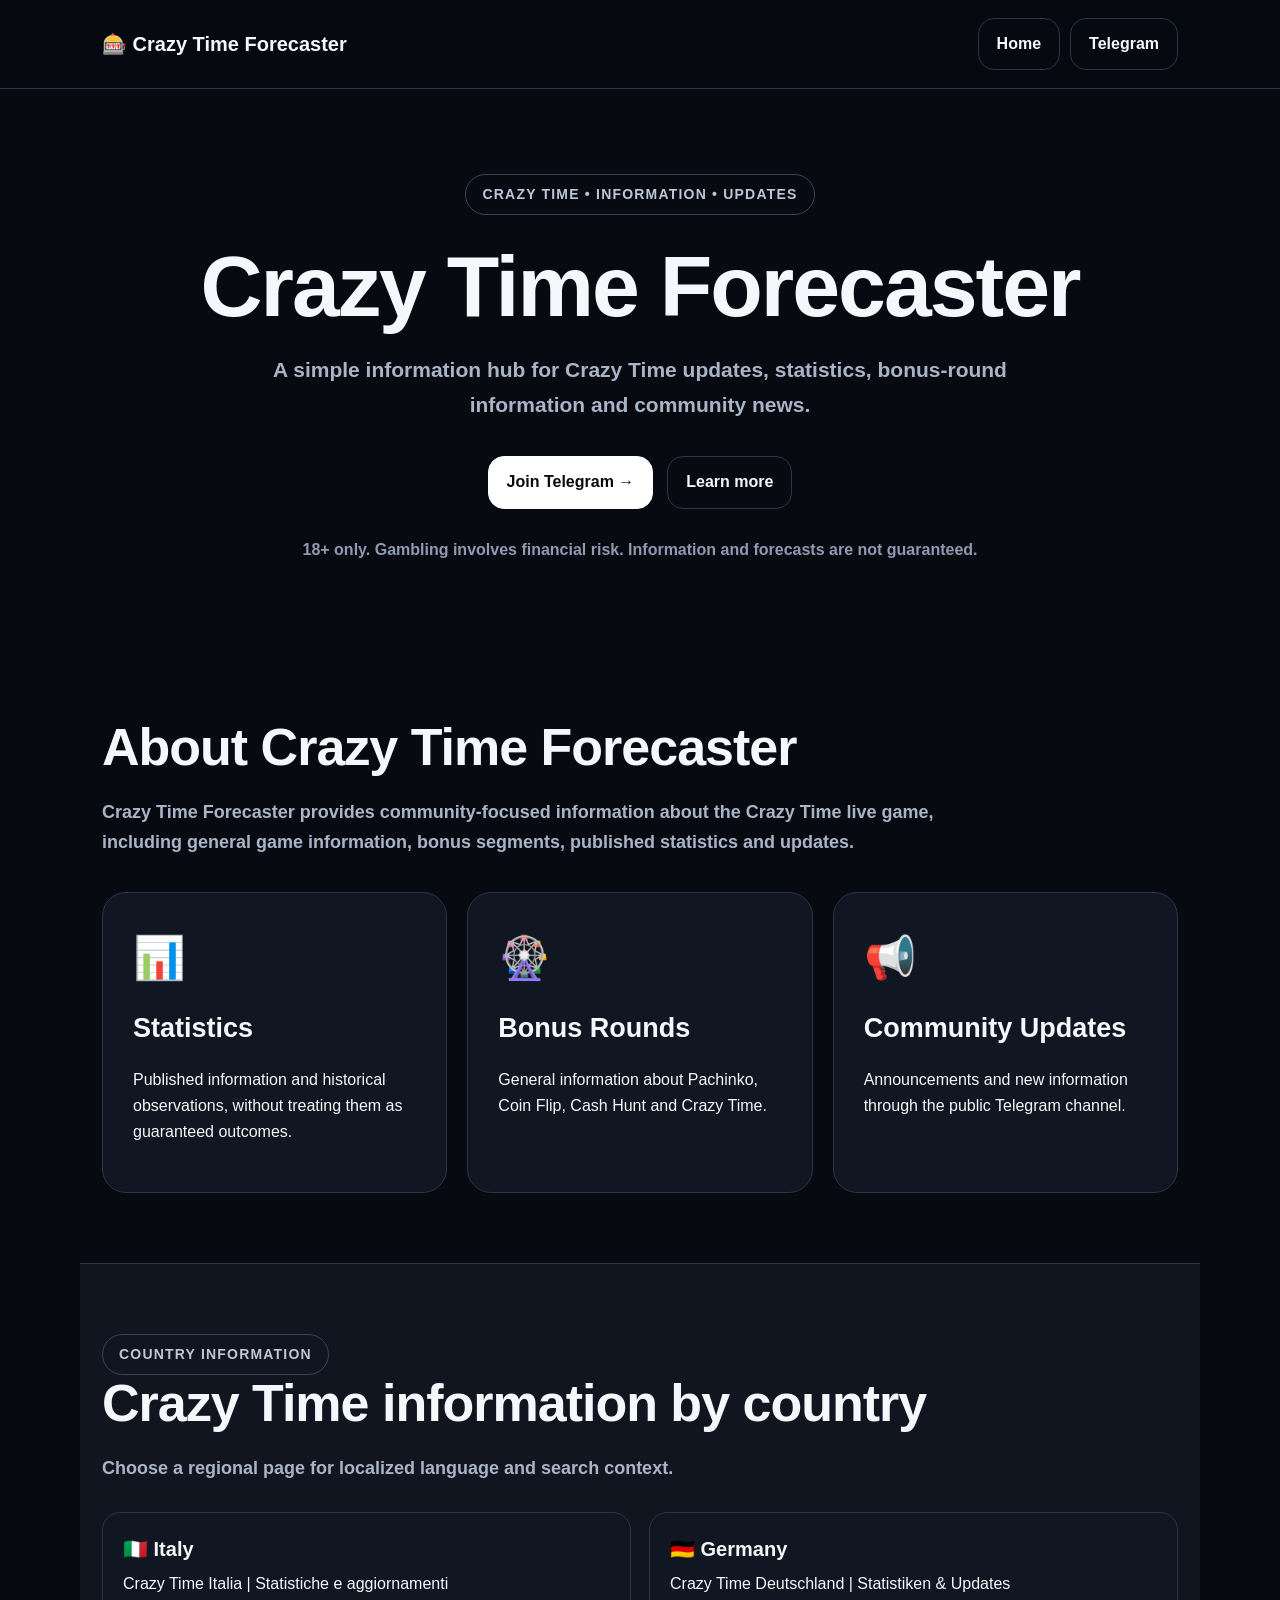
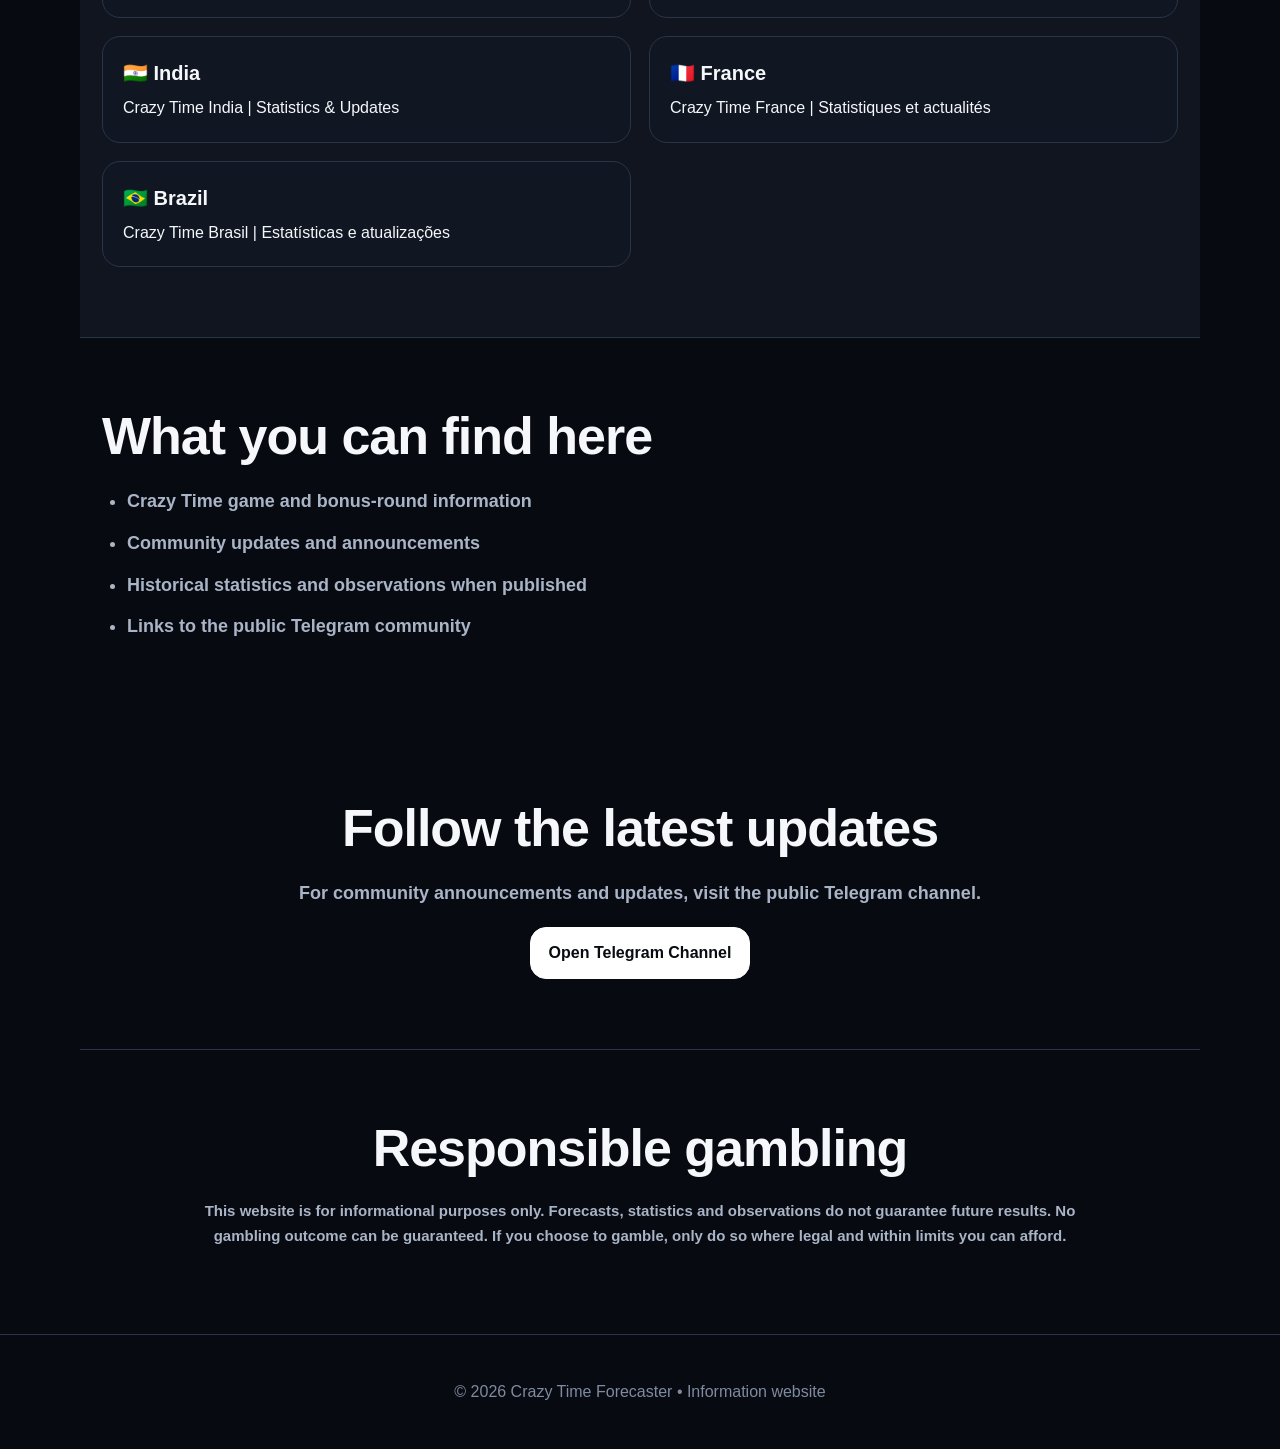
<file: index.html>
<!doctype html>
<html lang="en">

<head>
<meta charset="utf-8">

<meta name="google-site-verification" content="KJQ2QtnuzdXZGrhfqDhmECINuiYaluopprsl_VubOqc" />

<meta name="viewport" content="width=device-width,initial-scale=1">

<title>Crazy Time Forecaster | Statistics, Bonus Information & Updates</title>

<meta name="description" content="Crazy Time Forecaster provides general Crazy Time information, published statistics, bonus-round information and community updates for Italy, Germany, India, France and Brazil.">

<meta name="robots" content="index,follow">
<meta name="theme-color" content="#070a10">

<link rel="canonical" href="https://crazytimehack.github.io/">

<link rel="alternate" hreflang="it-IT" href="https://crazytimehack.github.io/italy/">
<link rel="alternate" hreflang="de-DE" href="https://crazytimehack.github.io/germany/">
<link rel="alternate" hreflang="en-IN" href="https://crazytimehack.github.io/india/">
<link rel="alternate" hreflang="fr-FR" href="https://crazytimehack.github.io/france/">
<link rel="alternate" hreflang="pt-BR" href="https://crazytimehack.github.io/brazil/">
<link rel="alternate" hreflang="x-default" href="https://crazytimehack.github.io/">

<meta property="og:title" content="Crazy Time Forecaster | Statistics, Bonus Information & Updates">
<meta property="og:description" content="Crazy Time Forecaster provides general Crazy Time information, published statistics, bonus-round information and community updates for Italy, Germany, India, France and Brazil.">
<meta property="og:type" content="website">
<meta property="og:url" content="https://crazytimehack.github.io/">

<link rel="stylesheet" href="/style.css">
</head>

<body>

<header class="top">
<nav class="nav"><div class="brand">🎰 Crazy Time Forecaster</div>

<div class="navlinks">

<a class="nav-btn" href="/">Home</a>

<a class="nav-btn" href="https://t.me/CrazyTimeForecaster" target="_blank" rel="noopener">
Telegram
</a>

</div>
</nav>
</header>

<main>

<section class="hero">

<div class="badge">CRAZY TIME • INFORMATION • UPDATES</div>

<h1>Crazy Time Forecaster</h1>

<p class="lead">
A simple information hub for Crazy Time updates, statistics, bonus-round information and community news.
</p>

<div class="actions">

<a class="btn primary"
href="https://t.me/CrazyTimeForecaster"
target="_blank"
rel="noopener">
Join Telegram →
</a>

<a class="btn secondary" href="#about">
Learn more
</a>

</div>

<p class="note">
18+ only. Gambling involves financial risk. Information and forecasts are not guaranteed.
</p>

</section>


<section id="about" class="section">

<h2>About Crazy Time Forecaster</h2>

<p>
Crazy Time Forecaster provides community-focused information about the Crazy Time live game, including general game information, bonus segments, published statistics and updates.
</p>

<div class="cards">

<article class="card">

<div class="icon">📊</div>

<h3>Statistics</h3>

<p>
Published information and historical observations, without treating them as guaranteed outcomes.
</p>

</article>


<article class="card">

<div class="icon">🎡</div>

<h3>Bonus Rounds</h3>

<p>
General information about Pachinko, Coin Flip, Cash Hunt and Crazy Time.
</p>

</article>


<article class="card">

<div class="icon">📢</div>

<h3>Community Updates</h3>

<p>
Announcements and new information through the public Telegram channel.
</p>

</article>

</div>

</section>


<section class="country">

<div class="country-inner">

<div class="badge">COUNTRY INFORMATION</div>

<h2>Crazy Time information by country</h2>

<p>
Choose a regional page for localized language and search context.
</p>

<div class="country-grid">

<a class="country-link" href="/italy/">

<strong>🇮🇹 Italy</strong>

<span>
Crazy Time Italia | Statistiche e aggiornamenti
</span>

</a>


<a class="country-link" href="/germany/">

<strong>🇩🇪 Germany</strong>

<span>
Crazy Time Deutschland | Statistiken &amp; Updates
</span>

</a>


<a class="country-link" href="/india/">

<strong>🇮🇳 India</strong>

<span>
Crazy Time India | Statistics &amp; Updates
</span>

</a>


<a class="country-link" href="/france/">

<strong>🇫🇷 France</strong>

<span>
Crazy Time France | Statistiques et actualités
</span>

</a>


<a class="country-link" href="/brazil/">

<strong>🇧🇷 Brazil</strong>

<span>
Crazy Time Brasil | Estatísticas e atualizações
</span>

</a>

</div>

</div>

</section>


<section class="section">

<h2>What you can find here</h2>

<ul class="clean">

<li>Crazy Time game and bonus-round information</li>

<li>Community updates and announcements</li>

<li>Historical statistics and observations when published</li>

<li>Links to the public Telegram community</li>

</ul>

</section>


<section class="cta">

<h2>Follow the latest updates</h2>

<p>
For community announcements and updates, visit the public Telegram channel.
</p>

<a class="btn primary"
href="https://t.me/CrazyTimeForecaster"
target="_blank"
rel="noopener">

Open Telegram Channel

</a>

</section>


<section class="disclaimer">

<h2>Responsible gambling</h2>

<p>
This website is for informational purposes only. Forecasts, statistics and observations do not guarantee future results. No gambling outcome can be guaranteed. If you choose to gamble, only do so where legal and within limits you can afford.
</p>

</section>

</main>


<footer>

<p>
© 2026 Crazy Time Forecaster • Information website
</p>

</footer>

</body>
</html>
</file>
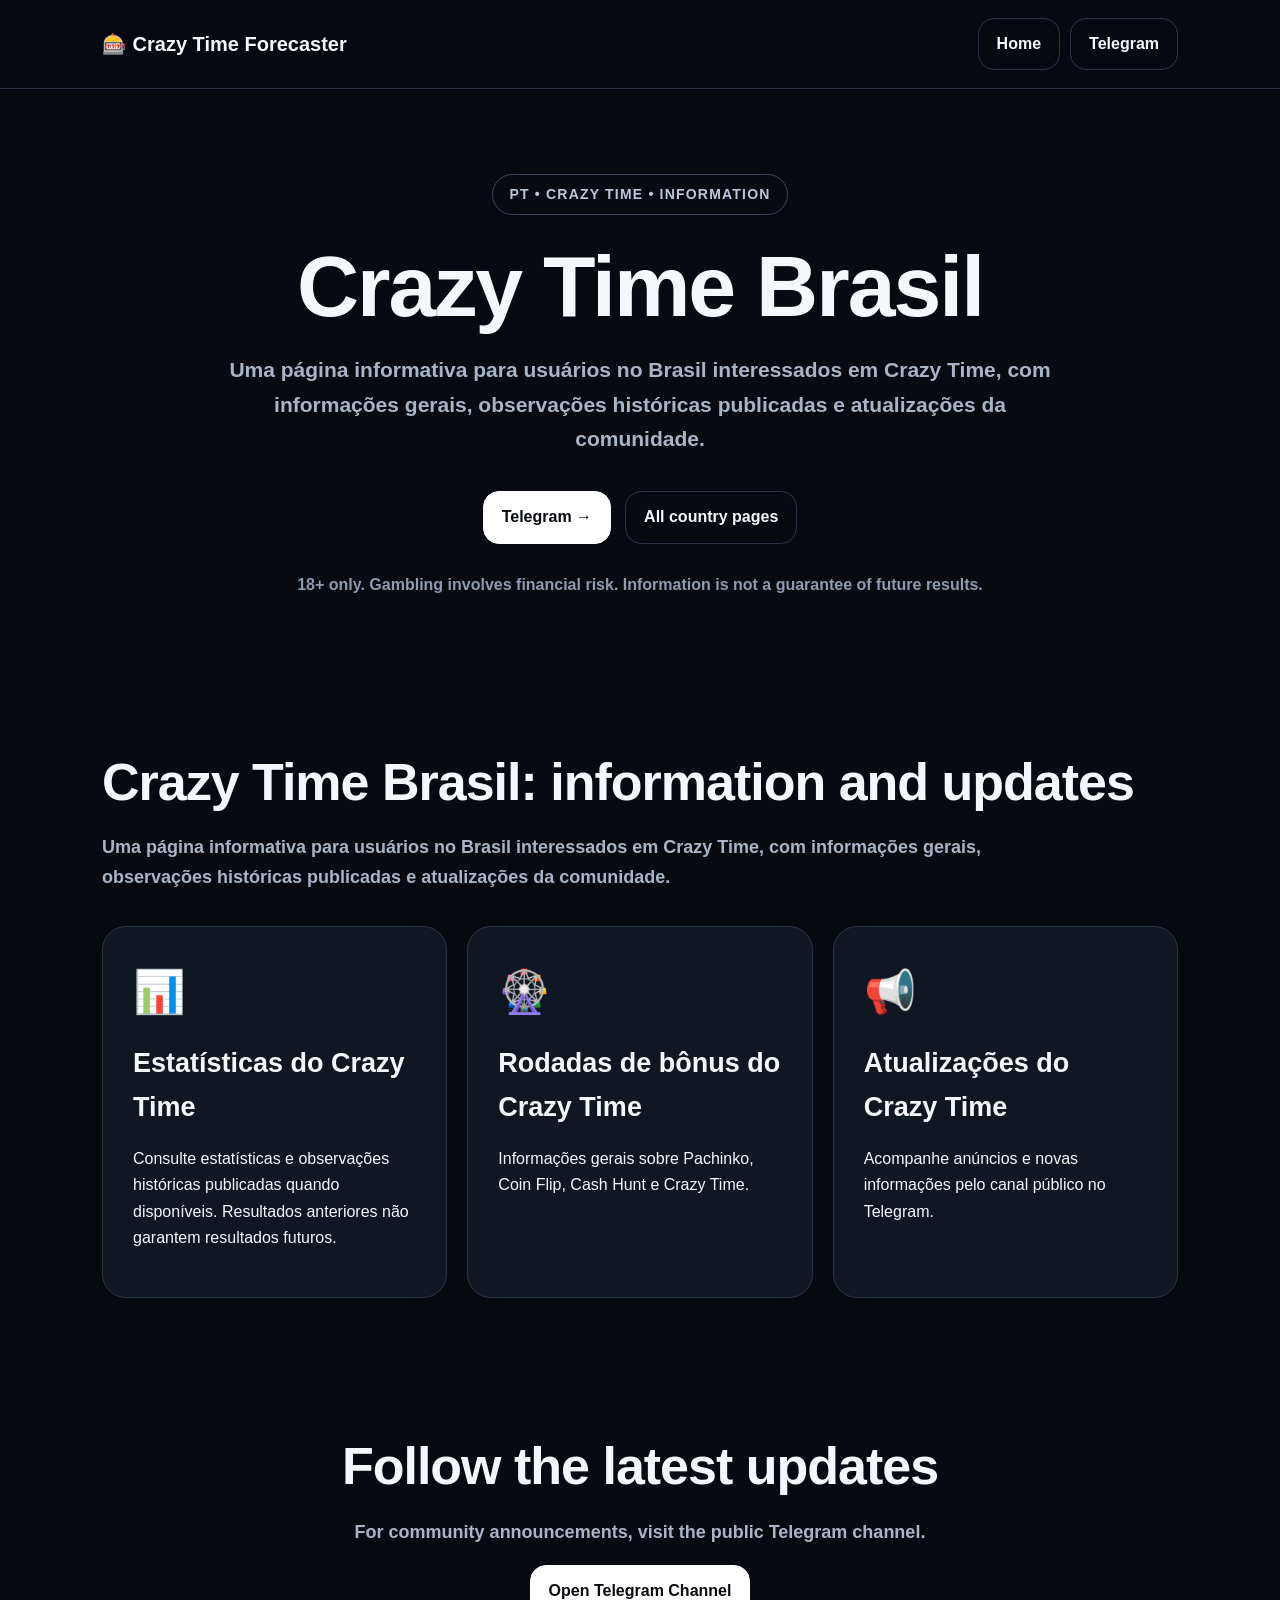
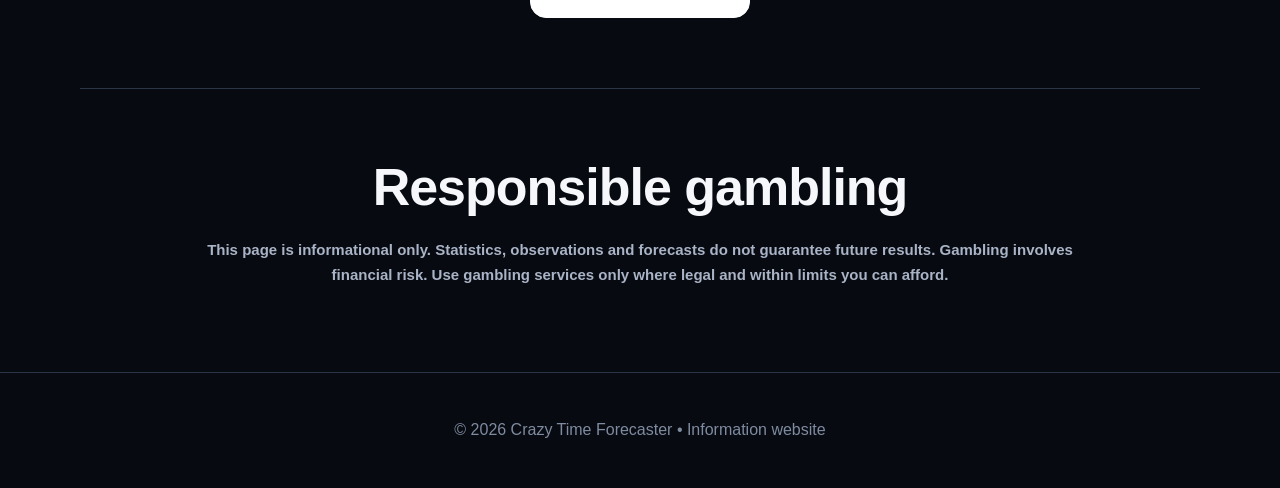
<file: brazil/index.html>
<!doctype html><html lang="pt-BR"><head><meta charset="utf-8"><meta name="viewport" content="width=device-width,initial-scale=1"><title>Crazy Time Brasil | Estatísticas e atualizações</title><meta name="description" content="Informações sobre Crazy Time no Brasil: estatísticas publicadas, rodadas de bônus e atualizações da comunidade."><meta name="robots" content="index,follow"><meta name="theme-color" content="#070a10"><link rel="canonical" href="https://crazytimehack.github.io/brazil/"><link rel="alternate" hreflang="it-IT" href="https://crazytimehack.github.io/italy/">
<link rel="alternate" hreflang="de-DE" href="https://crazytimehack.github.io/germany/">
<link rel="alternate" hreflang="en-IN" href="https://crazytimehack.github.io/india/">
<link rel="alternate" hreflang="fr-FR" href="https://crazytimehack.github.io/france/">
<link rel="alternate" hreflang="pt-BR" href="https://crazytimehack.github.io/brazil/">
<link rel="alternate" hreflang="x-default" href="https://crazytimehack.github.io/"><meta property="og:title" content="Crazy Time Brasil | Estatísticas e atualizações"><meta property="og:description" content="Informações sobre Crazy Time no Brasil: estatísticas publicadas, rodadas de bônus e atualizações da comunidade."><meta property="og:type" content="website"><meta property="og:url" content="https://crazytimehack.github.io/brazil/"><link rel="stylesheet" href="/style.css"></head><header class="top"><nav class="nav"><div class="brand">🎰 Crazy Time Forecaster</div><div class="navlinks"><a class="nav-btn" href="/">Home</a><a class="nav-btn" href="https://t.me/CrazyTimeForecaster" target="_blank" rel="noopener">Telegram</a></div></nav></header><main><section class="hero"><div class="badge">PT • CRAZY TIME • INFORMATION</div><h1>Crazy Time Brasil</h1><p class="lead">Uma página informativa para usuários no Brasil interessados em Crazy Time, com informações gerais, observações históricas publicadas e atualizações da comunidade.</p><div class="actions"><a class="btn primary" href="https://t.me/CrazyTimeForecaster" target="_blank" rel="noopener">Telegram →</a><a class="btn secondary" href="/">All country pages</a></div><p class="note">18+ only. Gambling involves financial risk. Information is not a guarantee of future results.</p></section><section class="section"><h2>Crazy Time Brasil: information and updates</h2><p>Uma página informativa para usuários no Brasil interessados em Crazy Time, com informações gerais, observações históricas publicadas e atualizações da comunidade.</p><div class="cards"><article class="card"><div class="icon">📊</div><h3>Estatísticas do Crazy Time</h3><p>Consulte estatísticas e observações históricas publicadas quando disponíveis. Resultados anteriores não garantem resultados futuros.</p></article><article class="card"><div class="icon">🎡</div><h3>Rodadas de bônus do Crazy Time</h3><p>Informações gerais sobre Pachinko, Coin Flip, Cash Hunt e Crazy Time.</p></article><article class="card"><div class="icon">📢</div><h3>Atualizações do Crazy Time</h3><p>Acompanhe anúncios e novas informações pelo canal público no Telegram.</p></article></div></section><section class="cta"><h2>Follow the latest updates</h2><p>For community announcements, visit the public Telegram channel.</p><a class="btn primary" href="https://t.me/CrazyTimeForecaster" target="_blank" rel="noopener">Open Telegram Channel</a></section><section class="disclaimer"><h2>Responsible gambling</h2><p>This page is informational only. Statistics, observations and forecasts do not guarantee future results. Gambling involves financial risk. Use gambling services only where legal and within limits you can afford.</p></section></main><footer><p>© 2026 Crazy Time Forecaster • Information website</p></footer></body></html>
</file>
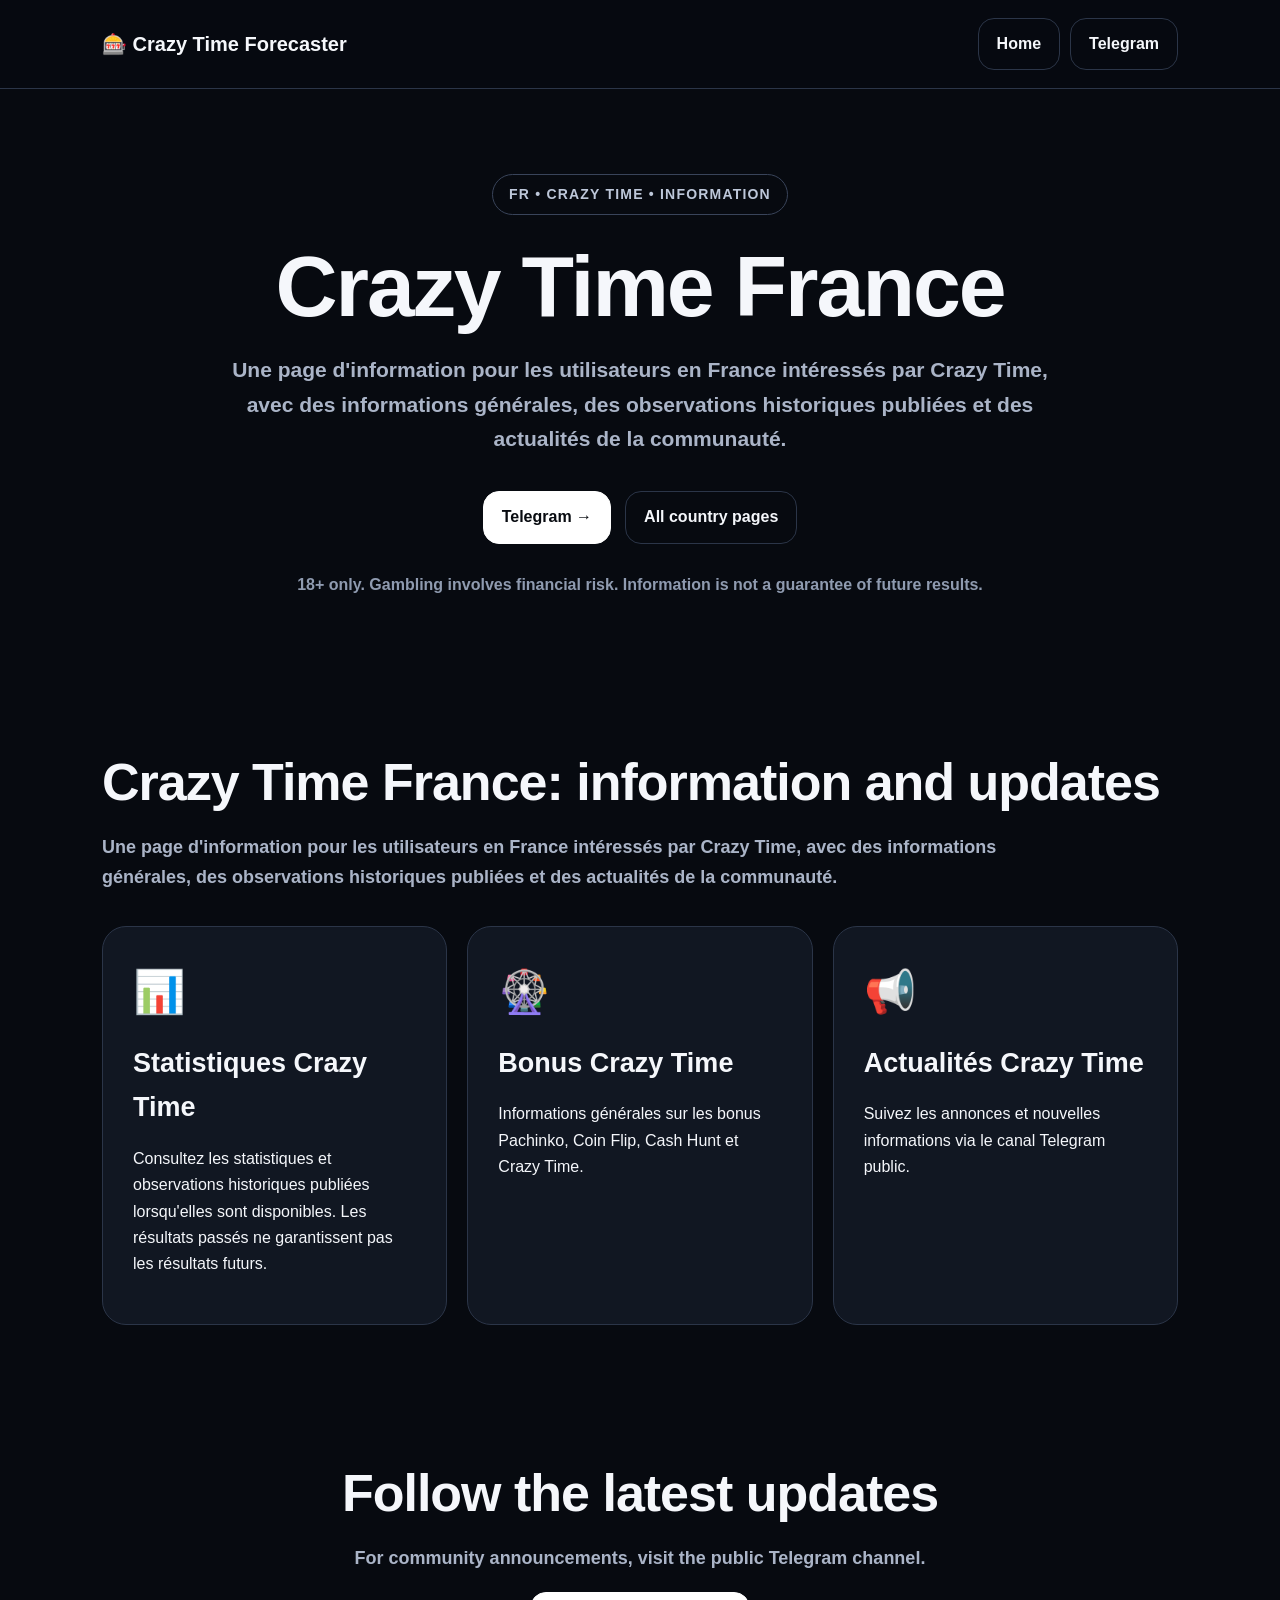
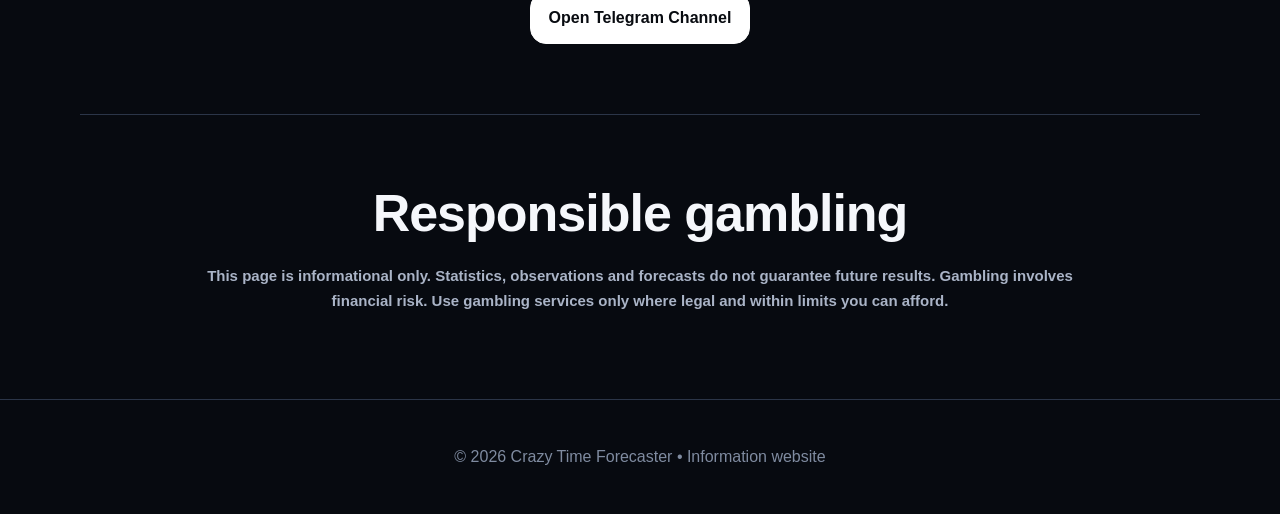
<file: france/index.html>
<!doctype html><html lang="fr-FR"><head><meta charset="utf-8"><meta name="viewport" content="width=device-width,initial-scale=1"><title>Crazy Time France | Statistiques et actualités</title><meta name="description" content="Informations sur Crazy Time en France : statistiques publiées, bonus et actualités de la communauté."><meta name="robots" content="index,follow"><meta name="theme-color" content="#070a10"><link rel="canonical" href="https://crazytimehack.github.io/france/"><link rel="alternate" hreflang="it-IT" href="https://crazytimehack.github.io/italy/">
<link rel="alternate" hreflang="de-DE" href="https://crazytimehack.github.io/germany/">
<link rel="alternate" hreflang="en-IN" href="https://crazytimehack.github.io/india/">
<link rel="alternate" hreflang="fr-FR" href="https://crazytimehack.github.io/france/">
<link rel="alternate" hreflang="pt-BR" href="https://crazytimehack.github.io/brazil/">
<link rel="alternate" hreflang="x-default" href="https://crazytimehack.github.io/"><meta property="og:title" content="Crazy Time France | Statistiques et actualités"><meta property="og:description" content="Informations sur Crazy Time en France : statistiques publiées, bonus et actualités de la communauté."><meta property="og:type" content="website"><meta property="og:url" content="https://crazytimehack.github.io/france/"><link rel="stylesheet" href="/style.css"></head><header class="top"><nav class="nav"><div class="brand">🎰 Crazy Time Forecaster</div><div class="navlinks"><a class="nav-btn" href="/">Home</a><a class="nav-btn" href="https://t.me/CrazyTimeForecaster" target="_blank" rel="noopener">Telegram</a></div></nav></header><main><section class="hero"><div class="badge">FR • CRAZY TIME • INFORMATION</div><h1>Crazy Time France</h1><p class="lead">Une page d'information pour les utilisateurs en France intéressés par Crazy Time, avec des informations générales, des observations historiques publiées et des actualités de la communauté.</p><div class="actions"><a class="btn primary" href="https://t.me/CrazyTimeForecaster" target="_blank" rel="noopener">Telegram →</a><a class="btn secondary" href="/">All country pages</a></div><p class="note">18+ only. Gambling involves financial risk. Information is not a guarantee of future results.</p></section><section class="section"><h2>Crazy Time France: information and updates</h2><p>Une page d'information pour les utilisateurs en France intéressés par Crazy Time, avec des informations générales, des observations historiques publiées et des actualités de la communauté.</p><div class="cards"><article class="card"><div class="icon">📊</div><h3>Statistiques Crazy Time</h3><p>Consultez les statistiques et observations historiques publiées lorsqu'elles sont disponibles. Les résultats passés ne garantissent pas les résultats futurs.</p></article><article class="card"><div class="icon">🎡</div><h3>Bonus Crazy Time</h3><p>Informations générales sur les bonus Pachinko, Coin Flip, Cash Hunt et Crazy Time.</p></article><article class="card"><div class="icon">📢</div><h3>Actualités Crazy Time</h3><p>Suivez les annonces et nouvelles informations via le canal Telegram public.</p></article></div></section><section class="cta"><h2>Follow the latest updates</h2><p>For community announcements, visit the public Telegram channel.</p><a class="btn primary" href="https://t.me/CrazyTimeForecaster" target="_blank" rel="noopener">Open Telegram Channel</a></section><section class="disclaimer"><h2>Responsible gambling</h2><p>This page is informational only. Statistics, observations and forecasts do not guarantee future results. Gambling involves financial risk. Use gambling services only where legal and within limits you can afford.</p></section></main><footer><p>© 2026 Crazy Time Forecaster • Information website</p></footer></body></html>
</file>
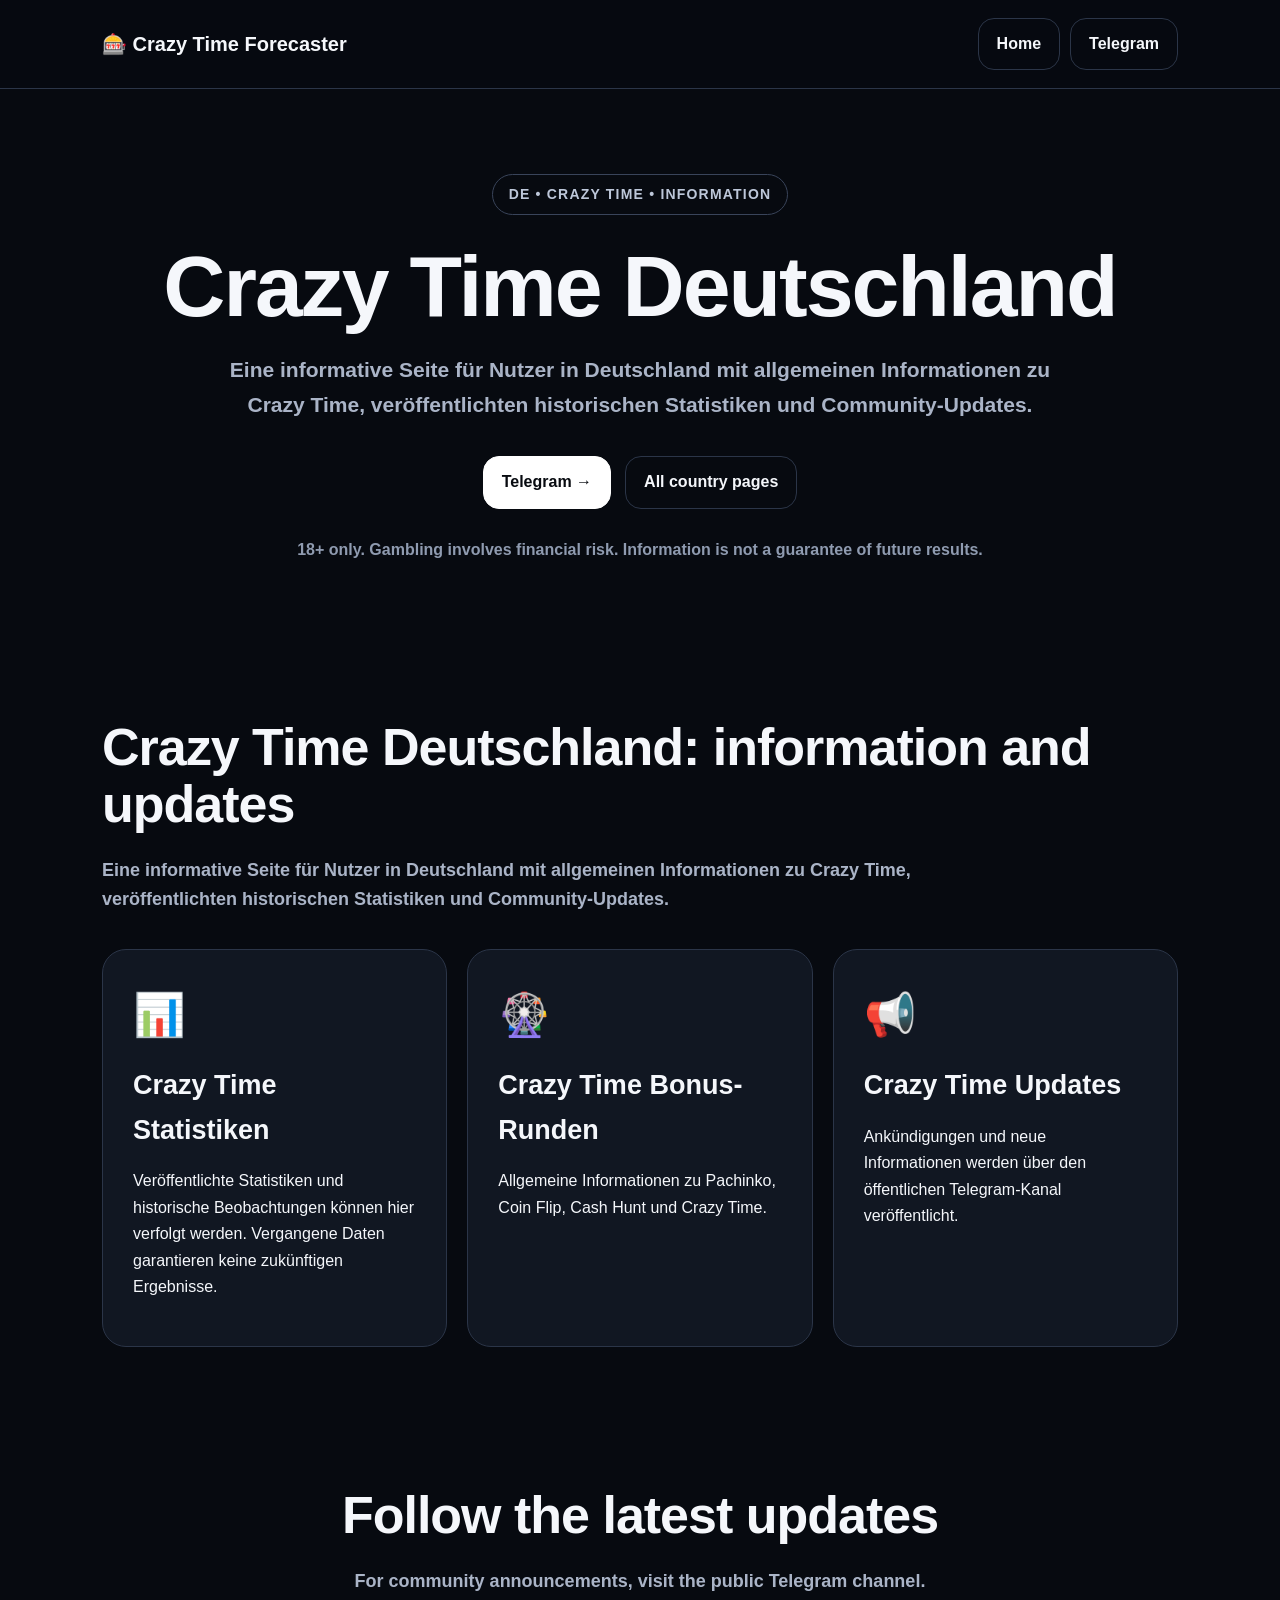
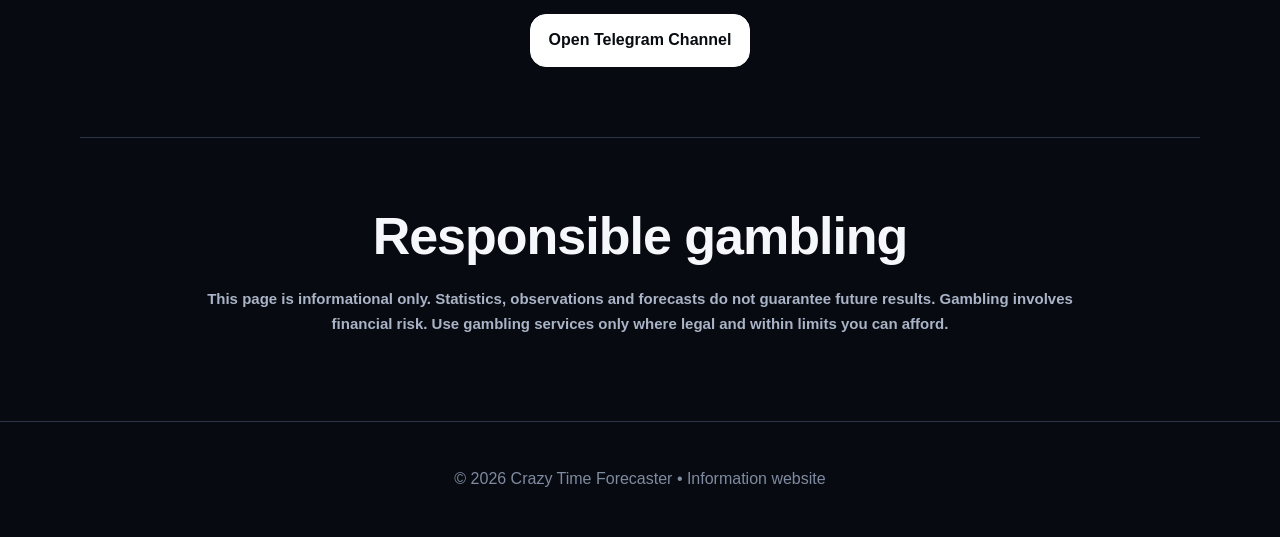
<file: germany/index.html>
<!doctype html><html lang="de-DE"><head><meta charset="utf-8"><meta name="viewport" content="width=device-width,initial-scale=1"><title>Crazy Time Deutschland | Statistiken & Updates</title><meta name="description" content="Informationen zu Crazy Time in Deutschland: veröffentlichte Statistiken, Bonus-Runden und Community-Updates."><meta name="robots" content="index,follow"><meta name="theme-color" content="#070a10"><link rel="canonical" href="https://crazytimehack.github.io/germany/"><link rel="alternate" hreflang="it-IT" href="https://crazytimehack.github.io/italy/">
<link rel="alternate" hreflang="de-DE" href="https://crazytimehack.github.io/germany/">
<link rel="alternate" hreflang="en-IN" href="https://crazytimehack.github.io/india/">
<link rel="alternate" hreflang="fr-FR" href="https://crazytimehack.github.io/france/">
<link rel="alternate" hreflang="pt-BR" href="https://crazytimehack.github.io/brazil/">
<link rel="alternate" hreflang="x-default" href="https://crazytimehack.github.io/"><meta property="og:title" content="Crazy Time Deutschland | Statistiken & Updates"><meta property="og:description" content="Informationen zu Crazy Time in Deutschland: veröffentlichte Statistiken, Bonus-Runden und Community-Updates."><meta property="og:type" content="website"><meta property="og:url" content="https://crazytimehack.github.io/germany/"><link rel="stylesheet" href="/style.css"></head><header class="top"><nav class="nav"><div class="brand">🎰 Crazy Time Forecaster</div><div class="navlinks"><a class="nav-btn" href="/">Home</a><a class="nav-btn" href="https://t.me/CrazyTimeForecaster" target="_blank" rel="noopener">Telegram</a></div></nav></header><main><section class="hero"><div class="badge">DE • CRAZY TIME • INFORMATION</div><h1>Crazy Time Deutschland</h1><p class="lead">Eine informative Seite für Nutzer in Deutschland mit allgemeinen Informationen zu Crazy Time, veröffentlichten historischen Statistiken und Community-Updates.</p><div class="actions"><a class="btn primary" href="https://t.me/CrazyTimeForecaster" target="_blank" rel="noopener">Telegram →</a><a class="btn secondary" href="/">All country pages</a></div><p class="note">18+ only. Gambling involves financial risk. Information is not a guarantee of future results.</p></section><section class="section"><h2>Crazy Time Deutschland: information and updates</h2><p>Eine informative Seite für Nutzer in Deutschland mit allgemeinen Informationen zu Crazy Time, veröffentlichten historischen Statistiken und Community-Updates.</p><div class="cards"><article class="card"><div class="icon">📊</div><h3>Crazy Time Statistiken</h3><p>Veröffentlichte Statistiken und historische Beobachtungen können hier verfolgt werden. Vergangene Daten garantieren keine zukünftigen Ergebnisse.</p></article><article class="card"><div class="icon">🎡</div><h3>Crazy Time Bonus-Runden</h3><p>Allgemeine Informationen zu Pachinko, Coin Flip, Cash Hunt und Crazy Time.</p></article><article class="card"><div class="icon">📢</div><h3>Crazy Time Updates</h3><p>Ankündigungen und neue Informationen werden über den öffentlichen Telegram-Kanal veröffentlicht.</p></article></div></section><section class="cta"><h2>Follow the latest updates</h2><p>For community announcements, visit the public Telegram channel.</p><a class="btn primary" href="https://t.me/CrazyTimeForecaster" target="_blank" rel="noopener">Open Telegram Channel</a></section><section class="disclaimer"><h2>Responsible gambling</h2><p>This page is informational only. Statistics, observations and forecasts do not guarantee future results. Gambling involves financial risk. Use gambling services only where legal and within limits you can afford.</p></section></main><footer><p>© 2026 Crazy Time Forecaster • Information website</p></footer></body></html>
</file>
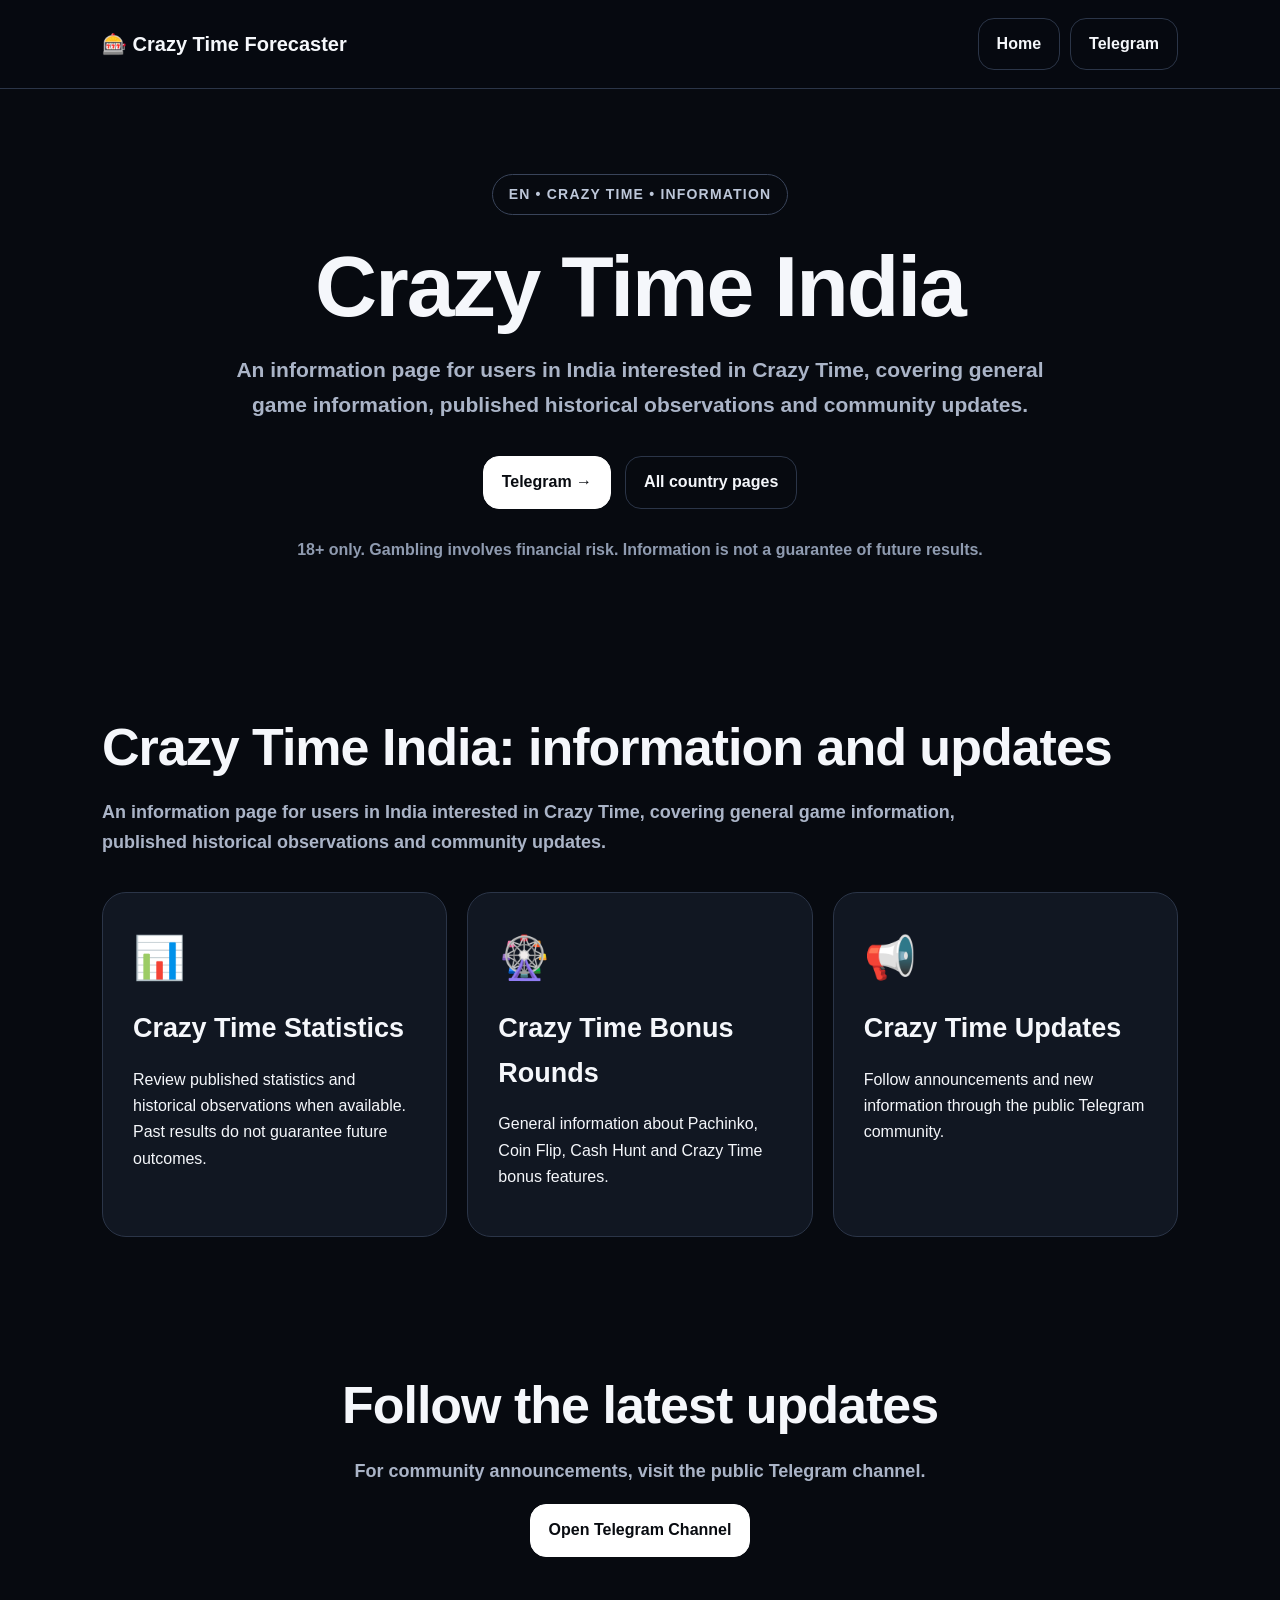
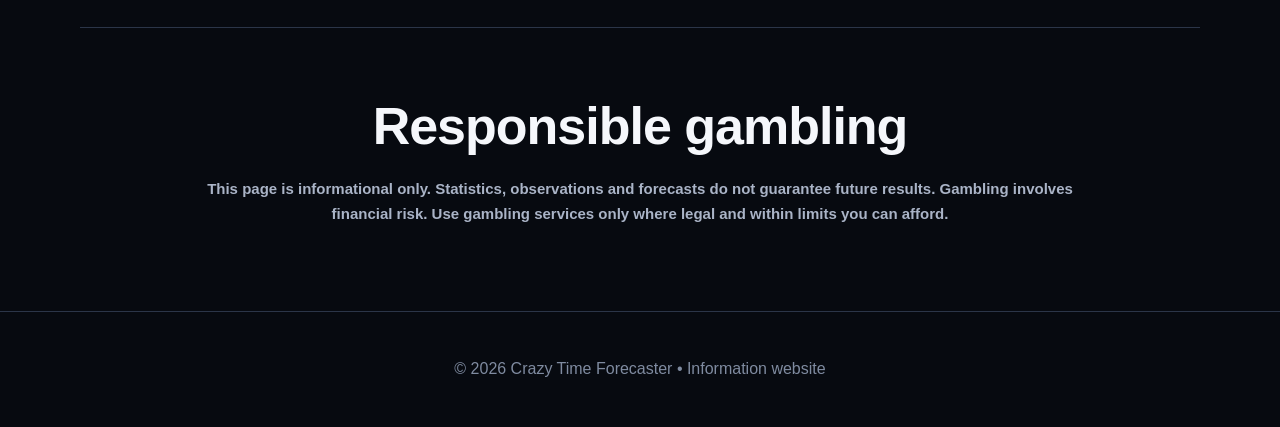
<file: india/index.html>
<!doctype html><html lang="en-IN"><head><meta charset="utf-8"><meta name="viewport" content="width=device-width,initial-scale=1"><title>Crazy Time India | Statistics & Updates</title><meta name="description" content="Crazy Time information for India, including published statistics, bonus-round information and community updates."><meta name="robots" content="index,follow"><meta name="theme-color" content="#070a10"><link rel="canonical" href="https://crazytimehack.github.io/india/"><link rel="alternate" hreflang="it-IT" href="https://crazytimehack.github.io/italy/">
<link rel="alternate" hreflang="de-DE" href="https://crazytimehack.github.io/germany/">
<link rel="alternate" hreflang="en-IN" href="https://crazytimehack.github.io/india/">
<link rel="alternate" hreflang="fr-FR" href="https://crazytimehack.github.io/france/">
<link rel="alternate" hreflang="pt-BR" href="https://crazytimehack.github.io/brazil/">
<link rel="alternate" hreflang="x-default" href="https://crazytimehack.github.io/"><meta property="og:title" content="Crazy Time India | Statistics & Updates"><meta property="og:description" content="Crazy Time information for India, including published statistics, bonus-round information and community updates."><meta property="og:type" content="website"><meta property="og:url" content="https://crazytimehack.github.io/india/"><link rel="stylesheet" href="/style.css"></head><header class="top"><nav class="nav"><div class="brand">🎰 Crazy Time Forecaster</div><div class="navlinks"><a class="nav-btn" href="/">Home</a><a class="nav-btn" href="https://t.me/CrazyTimeForecaster" target="_blank" rel="noopener">Telegram</a></div></nav></header><main><section class="hero"><div class="badge">EN • CRAZY TIME • INFORMATION</div><h1>Crazy Time India</h1><p class="lead">An information page for users in India interested in Crazy Time, covering general game information, published historical observations and community updates.</p><div class="actions"><a class="btn primary" href="https://t.me/CrazyTimeForecaster" target="_blank" rel="noopener">Telegram →</a><a class="btn secondary" href="/">All country pages</a></div><p class="note">18+ only. Gambling involves financial risk. Information is not a guarantee of future results.</p></section><section class="section"><h2>Crazy Time India: information and updates</h2><p>An information page for users in India interested in Crazy Time, covering general game information, published historical observations and community updates.</p><div class="cards"><article class="card"><div class="icon">📊</div><h3>Crazy Time Statistics</h3><p>Review published statistics and historical observations when available. Past results do not guarantee future outcomes.</p></article><article class="card"><div class="icon">🎡</div><h3>Crazy Time Bonus Rounds</h3><p>General information about Pachinko, Coin Flip, Cash Hunt and Crazy Time bonus features.</p></article><article class="card"><div class="icon">📢</div><h3>Crazy Time Updates</h3><p>Follow announcements and new information through the public Telegram community.</p></article></div></section><section class="cta"><h2>Follow the latest updates</h2><p>For community announcements, visit the public Telegram channel.</p><a class="btn primary" href="https://t.me/CrazyTimeForecaster" target="_blank" rel="noopener">Open Telegram Channel</a></section><section class="disclaimer"><h2>Responsible gambling</h2><p>This page is informational only. Statistics, observations and forecasts do not guarantee future results. Gambling involves financial risk. Use gambling services only where legal and within limits you can afford.</p></section></main><footer><p>© 2026 Crazy Time Forecaster • Information website</p></footer></body></html>
</file>
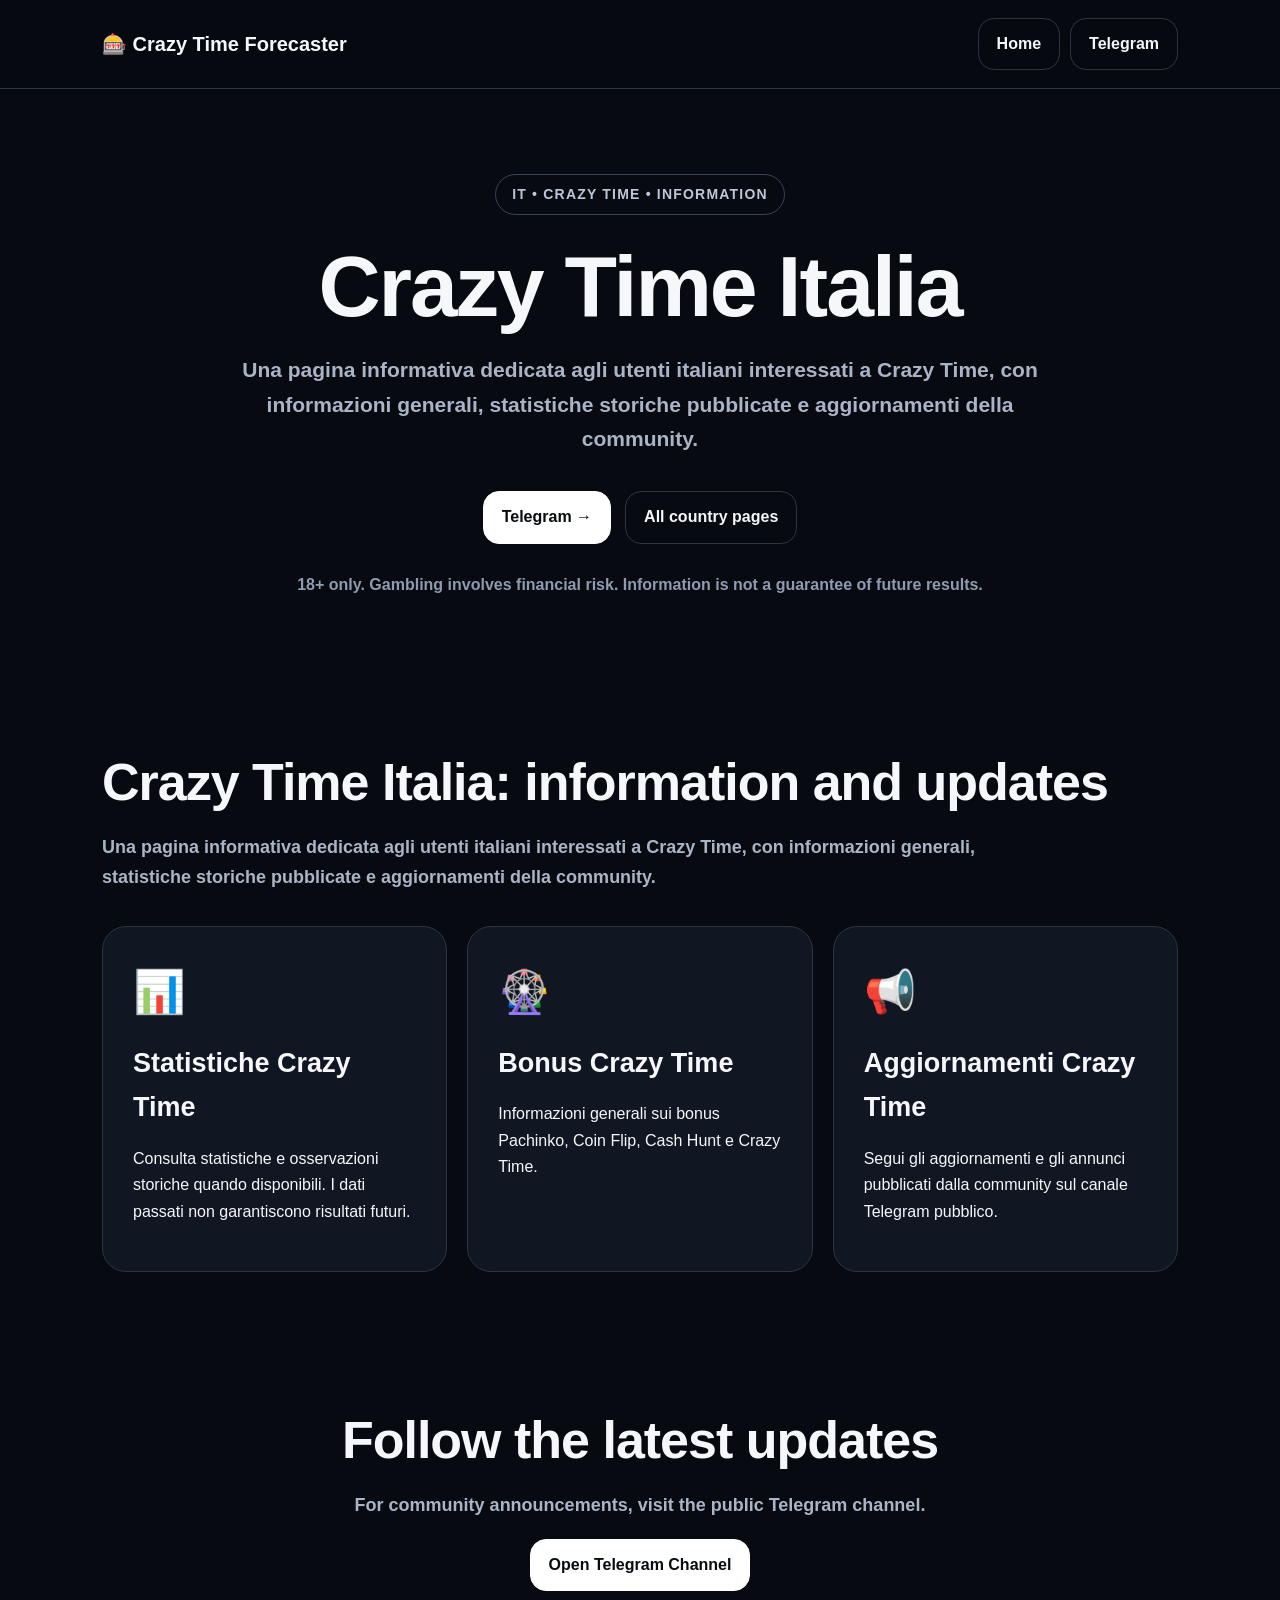
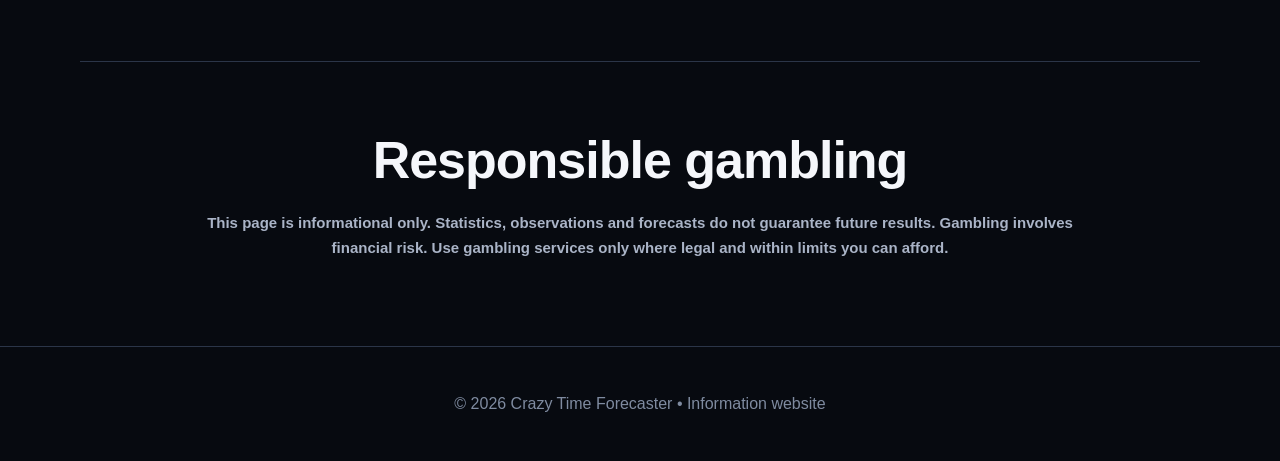
<file: italy/index.html>
<!doctype html><html lang="it-IT"><head><meta charset="utf-8"><meta name="viewport" content="width=device-width,initial-scale=1"><title>Crazy Time Italia | Statistiche e aggiornamenti</title><meta name="description" content="Informazioni su Crazy Time in Italia: statistiche pubblicate, informazioni sui bonus e aggiornamenti della community."><meta name="robots" content="index,follow"><meta name="theme-color" content="#070a10"><link rel="canonical" href="https://crazytimehack.github.io/italy/"><link rel="alternate" hreflang="it-IT" href="https://crazytimehack.github.io/italy/">
<link rel="alternate" hreflang="de-DE" href="https://crazytimehack.github.io/germany/">
<link rel="alternate" hreflang="en-IN" href="https://crazytimehack.github.io/india/">
<link rel="alternate" hreflang="fr-FR" href="https://crazytimehack.github.io/france/">
<link rel="alternate" hreflang="pt-BR" href="https://crazytimehack.github.io/brazil/">
<link rel="alternate" hreflang="x-default" href="https://crazytimehack.github.io/"><meta property="og:title" content="Crazy Time Italia | Statistiche e aggiornamenti"><meta property="og:description" content="Informazioni su Crazy Time in Italia: statistiche pubblicate, informazioni sui bonus e aggiornamenti della community."><meta property="og:type" content="website"><meta property="og:url" content="https://crazytimehack.github.io/italy/"><link rel="stylesheet" href="/style.css"></head><header class="top"><nav class="nav"><div class="brand">🎰 Crazy Time Forecaster</div><div class="navlinks"><a class="nav-btn" href="/">Home</a><a class="nav-btn" href="https://t.me/CrazyTimeForecaster" target="_blank" rel="noopener">Telegram</a></div></nav></header><main><section class="hero"><div class="badge">IT • CRAZY TIME • INFORMATION</div><h1>Crazy Time Italia</h1><p class="lead">Una pagina informativa dedicata agli utenti italiani interessati a Crazy Time, con informazioni generali, statistiche storiche pubblicate e aggiornamenti della community.</p><div class="actions"><a class="btn primary" href="https://t.me/CrazyTimeForecaster" target="_blank" rel="noopener">Telegram →</a><a class="btn secondary" href="/">All country pages</a></div><p class="note">18+ only. Gambling involves financial risk. Information is not a guarantee of future results.</p></section><section class="section"><h2>Crazy Time Italia: information and updates</h2><p>Una pagina informativa dedicata agli utenti italiani interessati a Crazy Time, con informazioni generali, statistiche storiche pubblicate e aggiornamenti della community.</p><div class="cards"><article class="card"><div class="icon">📊</div><h3>Statistiche Crazy Time</h3><p>Consulta statistiche e osservazioni storiche quando disponibili. I dati passati non garantiscono risultati futuri.</p></article><article class="card"><div class="icon">🎡</div><h3>Bonus Crazy Time</h3><p>Informazioni generali sui bonus Pachinko, Coin Flip, Cash Hunt e Crazy Time.</p></article><article class="card"><div class="icon">📢</div><h3>Aggiornamenti Crazy Time</h3><p>Segui gli aggiornamenti e gli annunci pubblicati dalla community sul canale Telegram pubblico.</p></article></div></section><section class="cta"><h2>Follow the latest updates</h2><p>For community announcements, visit the public Telegram channel.</p><a class="btn primary" href="https://t.me/CrazyTimeForecaster" target="_blank" rel="noopener">Open Telegram Channel</a></section><section class="disclaimer"><h2>Responsible gambling</h2><p>This page is informational only. Statistics, observations and forecasts do not guarantee future results. Gambling involves financial risk. Use gambling services only where legal and within limits you can afford.</p></section></main><footer><p>© 2026 Crazy Time Forecaster • Information website</p></footer></body></html>
</file>
<file: style.css>
:root{--bg:#070a10;--panel:#111722;--text:#f5f7fb;--muted:#aab4c7;--line:#2b3548}
*{box-sizing:border-box}html{scroll-behavior:smooth}body{margin:0;background:var(--bg);color:var(--text);font-family:Arial,Helvetica,sans-serif;line-height:1.65}a{color:inherit}
.top{position:sticky;top:0;z-index:10;background:rgba(7,10,16,.94);border-bottom:1px solid var(--line)}
.nav{max-width:1120px;margin:auto;padding:18px 22px;display:flex;align-items:center;justify-content:space-between;gap:18px}.brand{font-size:20px;font-weight:800}.navlinks{display:flex;gap:10px;flex-wrap:wrap}
.nav-btn,.btn{display:inline-block;text-decoration:none;border:1px solid var(--line);border-radius:16px;padding:12px 18px;font-weight:700}.nav-btn:hover,.btn.secondary:hover{background:var(--panel)}.btn.primary{background:#fff;color:#080b10;border-color:#fff}
main{max-width:1120px;margin:auto}.hero{padding:85px 22px 70px;text-align:center}.badge{display:inline-block;border:1px solid #39445a;border-radius:999px;padding:8px 16px;color:#bdc7d9;font-weight:800;letter-spacing:1.2px;font-size:14px}
h1{font-size:clamp(48px,8vw,86px);line-height:1.02;margin:28px 0 22px;letter-spacing:-2px}h2{font-size:clamp(34px,5vw,52px);line-height:1.1;margin:0 0 22px;letter-spacing:-1px}h3{font-size:27px;margin:14px 0 10px}
.lead{max-width:850px;margin:0 auto;color:var(--muted);font-size:21px;font-weight:700}.actions{display:flex;justify-content:center;gap:14px;flex-wrap:wrap;margin:34px 0 28px}.note,.small{color:#8f9bb0;font-weight:700}
.section,.country,.cta,.disclaimer{padding:70px 22px}.section>p,.country p,.cta p,.disclaimer p{max-width:900px;color:var(--muted);font-size:18px;font-weight:600}
.cards{display:grid;grid-template-columns:repeat(3,1fr);gap:20px;margin-top:34px}.card{background:var(--panel);border:1px solid var(--line);border-radius:24px;padding:30px}.card .icon{font-size:42px}
.country{background:#101520;border-top:1px solid var(--line);border-bottom:1px solid var(--line);max-width:none}.country-inner{max-width:1120px;margin:auto}.country-grid{display:grid;grid-template-columns:repeat(2,1fr);gap:18px;margin-top:28px}
.country-link{background:var(--panel);border:1px solid var(--line);border-radius:18px;padding:20px;text-decoration:none}.country-link strong{display:block;font-size:20px;margin-bottom:5px}.clean{padding-left:25px;color:var(--muted);font-size:18px;font-weight:600}.clean li{margin:12px 0}
.cta{text-align:center}.cta p{margin-left:auto;margin-right:auto}.disclaimer{border-top:1px solid var(--line);text-align:center}.disclaimer p{margin-left:auto;margin-right:auto;font-size:15px}footer{border-top:1px solid var(--line);padding:28px 22px;text-align:center;color:#7f8ba0}
@media(max-width:760px){.nav{align-items:flex-start}.navlinks{max-width:55%}.cards,.country-grid{grid-template-columns:1fr}.hero{padding-top:60px}.lead{font-size:18px}h1{letter-spacing:-1px}.section,.country,.cta,.disclaimer{padding-top:52px;padding-bottom:52px}}
</file>
